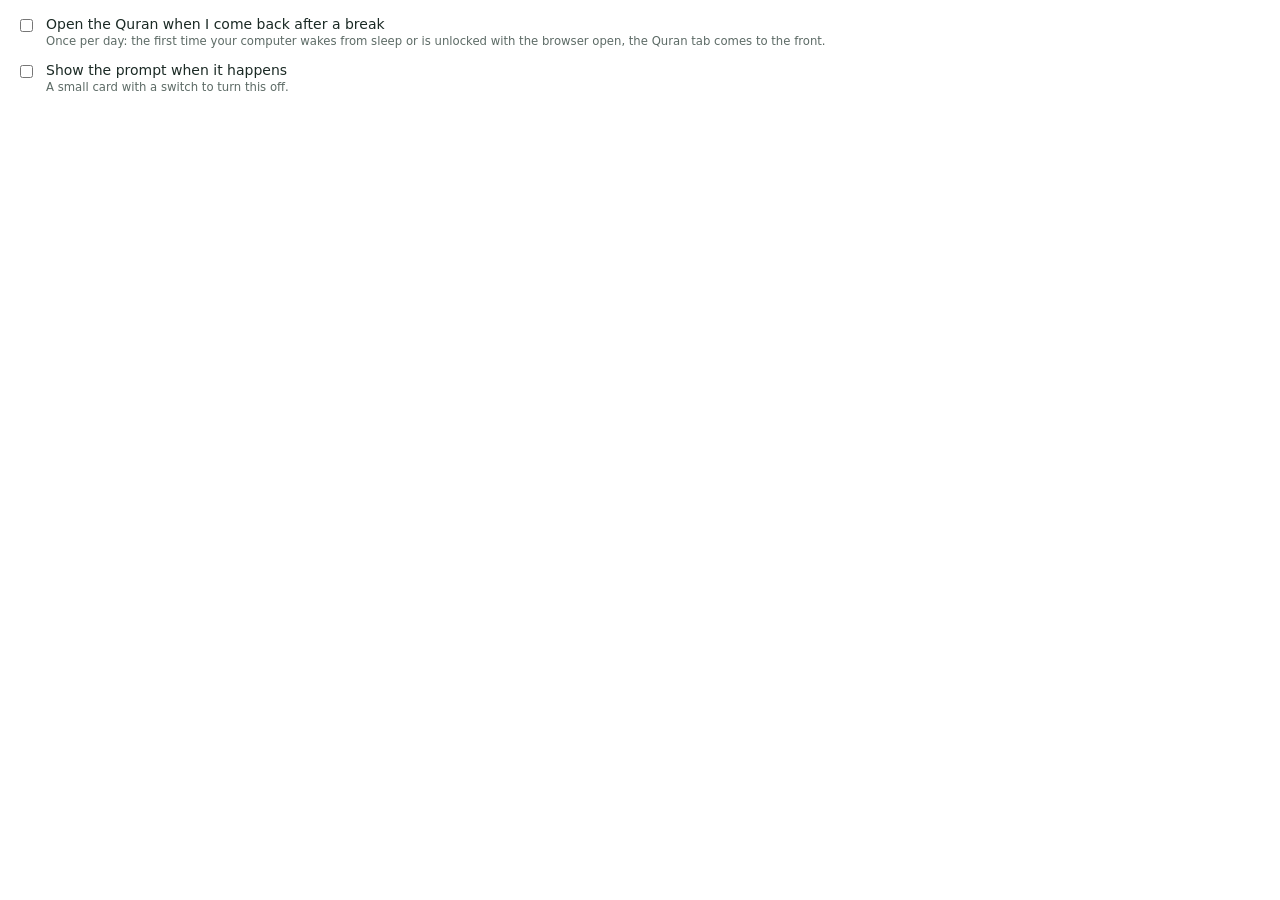
<file: options.html>
<!doctype html>
<html lang="en">
<head>
  <meta charset="utf-8">
  <title>Quran Continue options</title>
  <style>
    body { font: 14px system-ui, sans-serif; margin: 16px; min-width: 300px; color: #1b2a25; }
    label { display: flex; gap: 10px; align-items: flex-start; cursor: pointer; }
    input { margin-top: 3px; }
    small { color: #5d6b66; display: block; margin-top: 2px; }
    @media (prefers-color-scheme: dark) { body { background: #202124; color: #e8eaed; } small { color: #9aa0a6; } }
  </style>
</head>
<body>
  <label>
    <input type="checkbox" id="wake">
    <span>Open the Quran when I come back after a break
      <small>Once per day: the first time your computer wakes from sleep or is unlocked with the browser open, the Quran tab comes to the front.</small>
    </span>
  </label>
  <label style="margin-top:14px">
    <input type="checkbox" id="prompt">
    <span>Show the prompt when it happens
      <small>A small card with a switch to turn this off.</small>
    </span>
  </label>
  <script src="options.js"></script>
</body>
</html>
</file>
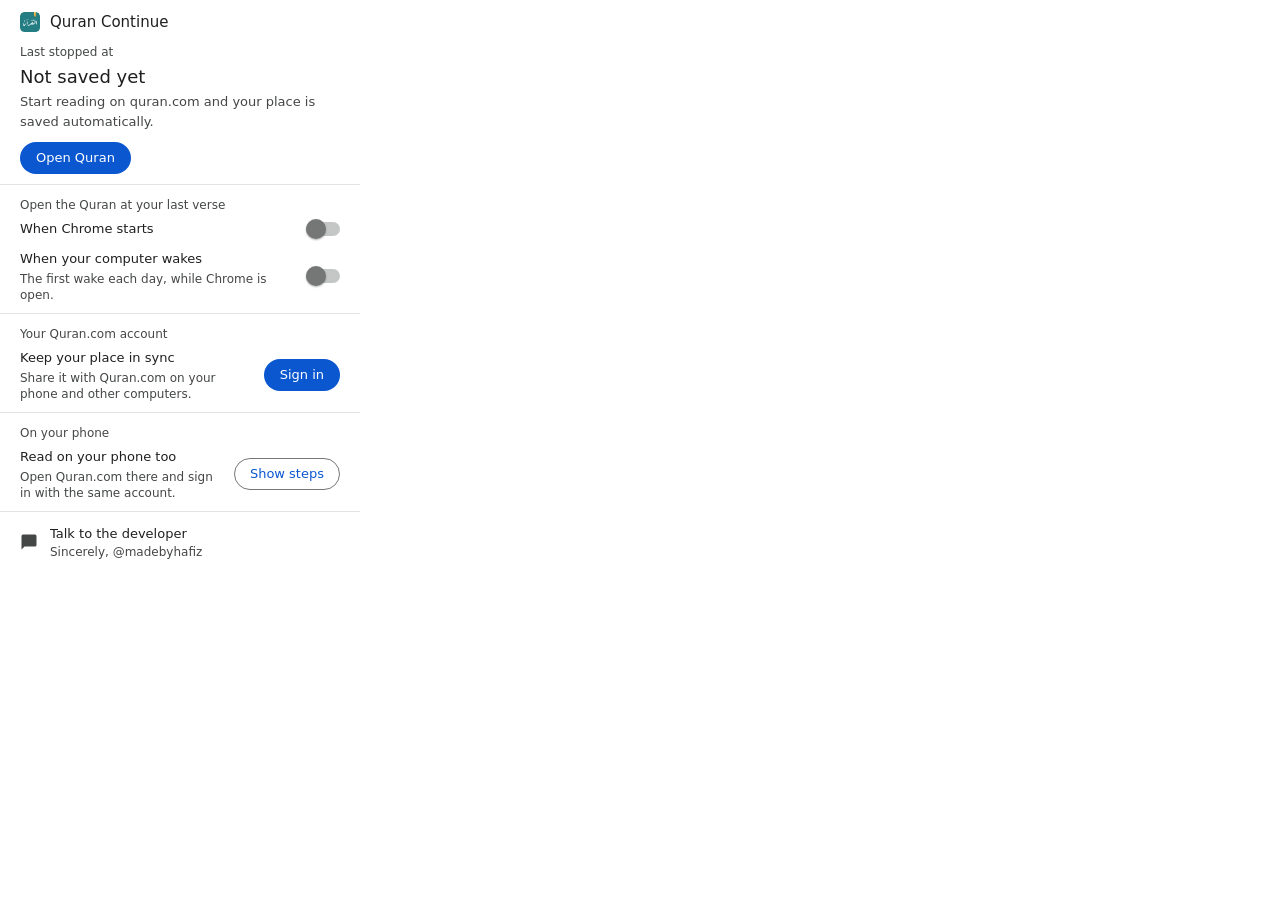
<file: popup.html>
<!doctype html>
<html lang="en">
<head>
  <meta charset="utf-8">
  <title>Quran Continue</title>
  <link rel="stylesheet" href="popup.css">
</head>
<body>
  <header>
    <img src="icons/icon32.png" alt="">
    <h1>Quran Continue</h1>
  </header>

  <section class="last">
    <div class="label">Last stopped at</div>
    <div class="verse" id="verse">Not saved yet</div>
    <div class="sub" id="verse-sub">Start reading on quran.com and your place is saved automatically.</div>
    <div class="actions"><button class="primary" id="open">Open Quran</button><button class="hint" id="shortcut" title="Change the shortcut"></button></div>
  </section>

  <hr>

  <section>
    <div class="label">Open the Quran at your last verse</div>
    <label class="row">
      <span>When Chrome starts</span>
      <span class="toggle"><input type="checkbox" id="startup"><span class="track"></span><span class="knob"></span></span>
    </label>
    <label class="row">
      <span>
        When your computer wakes
        <small>The first wake each day, while Chrome is open.</small>
      </span>
      <span class="toggle"><input type="checkbox" id="wake"><span class="track"></span><span class="knob"></span></span>
    </label>
  </section>

  <hr>

  <section id="account">
    <div class="label">Your Quran.com account</div>
    <div class="row" id="acct-off">
      <span>Keep your place in sync<small>Share it with Quran.com on your phone and other computers.</small></span>
      <button class="primary" id="signin">Sign in</button>
    </div>
    <div class="row" id="acct-on" hidden>
      <span>Signed in as <b id="acct-user"></b><small id="acct-sub"></small></span>
      <button class="secondary" id="signout">Sign out</button>
    </div>
    <details id="recent" hidden>
      <summary>Recent places on your account</summary>
      <ul id="recent-list"></ul>
    </details>
    <p class="msg" id="acct-msg" hidden></p>
  </section>

  <hr>

  <section id="phone">
    <div class="label">On your phone</div>
    <div class="row" id="phone-head">
      <span>Read on your phone too<small>Open Quran.com there and sign in with the same account.</small></span>
      <button class="secondary" id="phone-toggle" aria-expanded="false">Show steps</button>
    </div>
    <div id="phone-steps" hidden>
      <div class="qrrow">
        <canvas id="qr" width="104" height="104" aria-label="QR code for quran.com" role="img"></canvas>
        <ol class="steps">
          <li>Scan this code with your phone's camera. It opens quran.com at your last verse.</li>
          <li>Sign in with the same Quran.com account you use here.</li>
          <li>Install it. iPhone: Share, then Add to Home Screen. Android: menu, then Install app.</li>
        </ol>
      </div>
      <small class="note">Read from that app and your place follows you here, and the other way round.</small>
    </div>
  </section>

  <hr>

  <button class="item" id="dev">
    <svg viewBox="0 0 24 24" aria-hidden="true"><path d="M20 2H4a2 2 0 0 0-2 2v18l4-4h14a2 2 0 0 0 2-2V4a2 2 0 0 0-2-2z" fill="currentColor"/></svg>
    <span>Talk to the developer<small>Sincerely, @madebyhafiz</small></span>
  </button>
  <script src="surahs.js"></script>
  <script src="verse.js"></script>
  <script src="vendor/qrcode.js"></script>
  <script src="popup.js"></script>
</body>
</html>
</file>
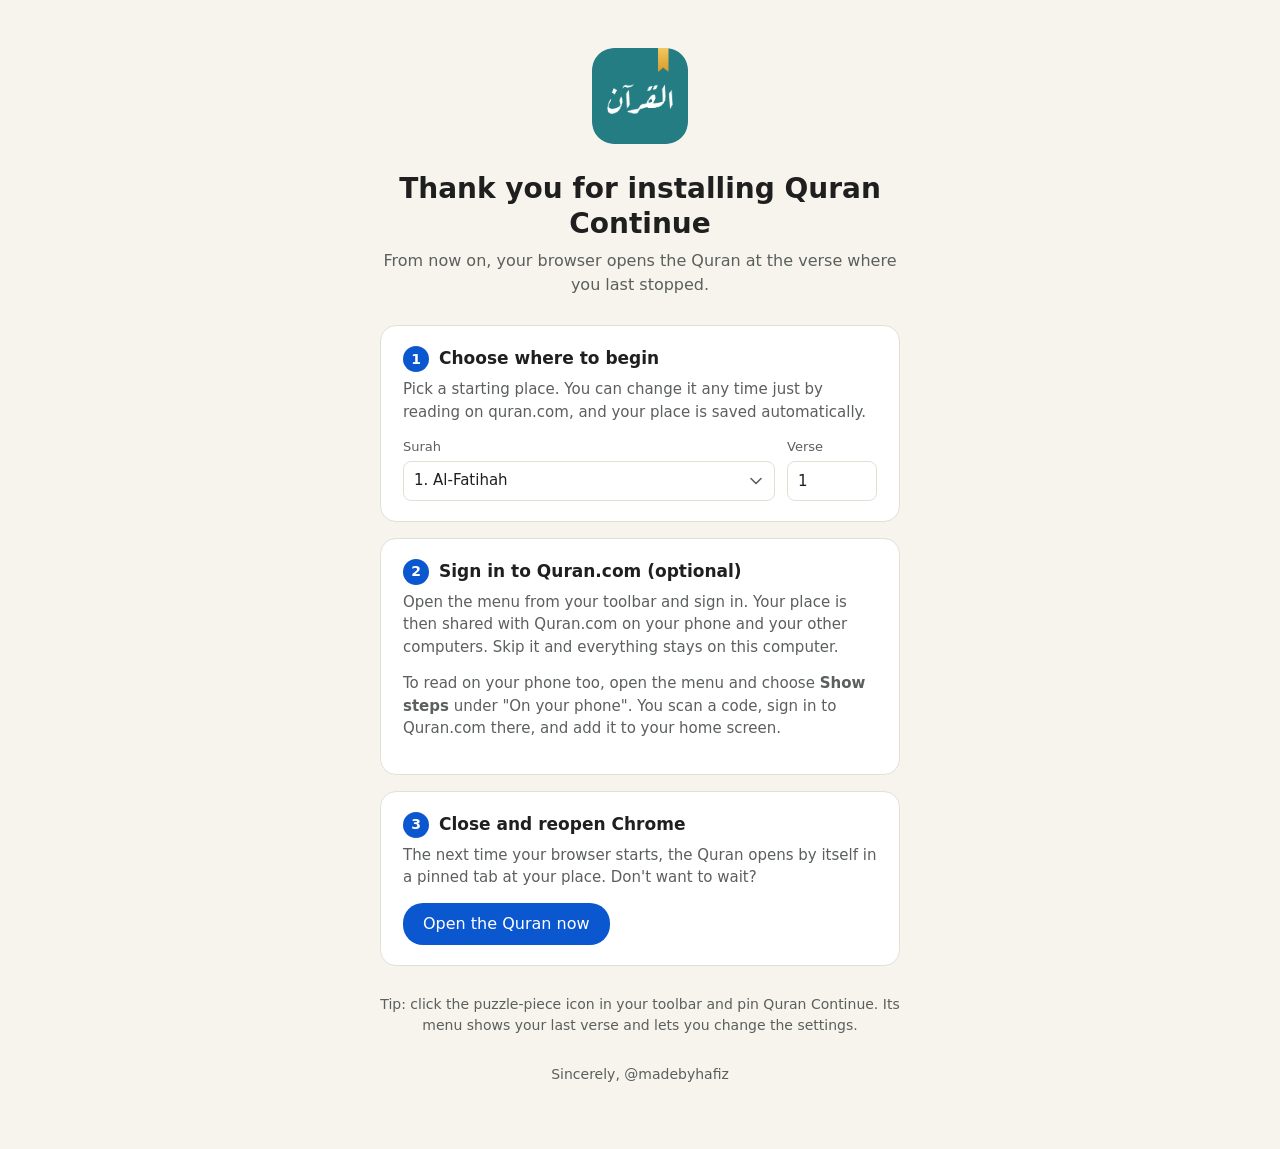
<file: welcome.html>
<!doctype html>
<html lang="en">
<head>
  <meta charset="utf-8">
  <meta name="viewport" content="width=device-width, initial-scale=1">
  <title>Welcome to Quran Continue</title>
  <link rel="stylesheet" href="welcome.css">
</head>
<body>
  <main>
    <img class="logo" src="icons/icon128.png" alt="Quran Continue" width="96" height="96">
    <h1>Thank you for installing Quran Continue</h1>
    <p class="lead">From now on, your browser opens the Quran at the verse where you last stopped.</p>

    <section class="card">
      <h2><span class="n">1</span> Choose where to begin</h2>
      <p>Pick a starting place. You can change it any time just by reading on quran.com, and your place is saved automatically.</p>
      <div class="pick">
        <label>Surah
          <select id="surah"></select>
        </label>
        <label>Verse
          <input id="verse" type="number" min="1" value="1" inputmode="numeric">
        </label>
      </div>
      <p class="saved" id="saved" hidden></p>
    </section>

    <section class="card">
      <h2><span class="n">2</span> Sign in to Quran.com (optional)</h2>
      <p>Open the menu from your toolbar and sign in. Your place is then shared with Quran.com on your phone and your other computers. Skip it and everything stays on this computer.</p>
      <p>To read on your phone too, open the menu and choose <b>Show steps</b> under "On your phone". You scan a code, sign in to Quran.com there, and add it to your home screen.</p>
    </section>

    <section class="card">
      <h2><span class="n">3</span> Close and reopen Chrome</h2>
      <p>The next time your browser starts, the Quran opens by itself in a pinned tab at your place. Don't want to wait?</p>
      <button class="primary" id="open">Open the Quran now</button>
    </section>

    <p class="tip">Tip: click the puzzle-piece icon in your toolbar and pin Quran Continue. Its menu shows your last verse and lets you change the settings.</p>
    <p class="signoff">Sincerely, @madebyhafiz</p>
  </main>
  <script src="surahs.js"></script>
  <script src="welcome.js"></script>
</body>
</html>
</file>
<file: popup.css>
:root { color-scheme: light dark; --bg:#fff; --fg:#1f1f1f; --muted:#444746; --line:#e3e3e3; --accent:#0b57d0; --accent-soft:#a8c7fa; --hover:rgba(0,0,0,.06);
        --track:#c4c7c5; --knob:#747775; --btn-bg:#0b57d0; --btn-fg:#fff; --outline:#747775; }
@media (prefers-color-scheme: dark) { :root { --bg:#2d2e30; --fg:#e3e3e3; --muted:#c4c7c5; --line:#444746; --accent:#a8c7fa; --accent-soft:#0842a0; --hover:rgba(255,255,255,.08);
        --track:#5f6368; --knob:#9aa0a6; --btn-bg:#a8c7fa; --btn-fg:#062e6f; --outline:#8e918f; } }
* { box-sizing: border-box; }
body { margin: 0; width: 360px; padding: 4px 0; background: var(--bg); color: var(--fg); font: 13px/20px system-ui, -apple-system, "Segoe UI", Roboto, sans-serif; }
header { display: flex; align-items: center; gap: 10px; padding: 8px 20px 6px; }
header img { width: 20px; height: 20px; border-radius: 4px; }
h1 { margin: 0; font-size: 15px; font-weight: 500; }
section { padding: 4px 20px; }
hr { border: 0; border-top: 1px solid var(--line); margin: 6px 0; }
.label { color: var(--muted); font-size: 12px; }
.verse { font-size: 18px; font-weight: 500; line-height: 26px; margin-top: 2px; }
.sub { color: var(--muted); margin-top: 2px; }
button { font: inherit; }
.actions { display: flex; align-items: center; gap: 8px; margin-top: 10px; }
.hint { border: 0; background: none; color: var(--muted); font-size: 12px; cursor: pointer; padding: 4px 6px; border-radius: 6px; }
.hint:hover { background: var(--hover); }
/* Chrome's own button styles: filled for the main action, outlined for the rest. */
.secondary { border: 1px solid var(--outline); border-radius: 16px; padding: 5px 15px; background: none; color: var(--accent); font-weight: 500; cursor: pointer; }
.secondary:hover { background: var(--hover); }
.secondary:disabled { opacity: .6; cursor: default; }
.primary, .secondary { white-space: nowrap; }
.primary { border: 0; border-radius: 16px; padding: 6px 16px; background: var(--btn-bg); color: var(--btn-fg); font-weight: 500; cursor: pointer; }
.primary:hover { filter: brightness(1.08); }
.row { display: flex; align-items: center; justify-content: space-between; gap: 16px; cursor: pointer; }
.row small { display: block; color: var(--muted); font-size: 12px; line-height: 16px; margin-top: 2px; }
section .row { margin-top: 4px; }
.toggle { position: relative; width: 34px; height: 20px; flex: none; }
.toggle input { position: absolute; inset: 0; width: 100%; height: 100%; margin: 0; opacity: 0; cursor: pointer; z-index: 1; }
.track { position: absolute; left: 0; right: 0; top: 3px; height: 14px; border-radius: 7px; background: var(--track); transition: background .15s; }
.knob { position: absolute; left: 0; top: 0; width: 20px; height: 20px; border-radius: 50%; background: var(--knob); box-shadow: 0 1px 2px rgba(0,0,0,.3); transition: transform .15s, background .15s; }
input:checked ~ .track { background: var(--accent-soft); }
input:checked ~ .knob { background: var(--accent); transform: translateX(14px); }
input:focus-visible ~ .knob { outline: 2px solid var(--accent); outline-offset: 2px; }
.item { display: flex; align-items: center; gap: 12px; width: 100%; border: 0; background: none; color: var(--fg); padding: 6px 20px; text-align: left; cursor: pointer; }
.item:hover { background: var(--hover); }
.item svg { width: 18px; height: 18px; color: var(--muted); }
.item small { display: block; color: var(--muted); font-size: 12px; line-height: 16px; }
.note { display: block; color: var(--muted); font-size: 12px; line-height: 16px; margin-top: 8px; }
.qrrow { display: flex; gap: 14px; align-items: flex-start; margin: 8px 0 2px; }
.qrrow #qr { width: 104px; height: 104px; flex: none; border-radius: 6px; border: 1px solid var(--line); background: #fff; }
.msg { margin: 8px 0 0; color: var(--muted); font-size: 12px; line-height: 16px; }
.primary:disabled { opacity: .6; cursor: default; }
[hidden] { display: none !important; } /* .qrrow and .actions set display, which would override it */
section .row + .row { margin-top: 10px; }
#acct-off, #acct-on { cursor: default; margin-top: 4px; }
#phone-head { cursor: default; margin-top: 4px; }
.steps { margin: 0; padding-left: 18px; color: var(--muted); }
.steps li { margin-bottom: 4px; }
.qrrow { margin-top: 10px; }
details { margin-top: 8px; color: var(--muted); font-size: 12px; }
summary { cursor: pointer; }
#recent-list { margin: 4px 0 0; padding-left: 18px; }
</file>
<file: welcome.css>
:root { color-scheme: light dark; --bg:#f6f4ec; --fg:#1f1f1f; --muted:#5b5f5d; --card:#fff; --line:#e3e0d3; --accent:#0b57d0; --btn-fg:#fff; }
@media (prefers-color-scheme: dark) { :root { --bg:#1b1c1d; --fg:#e8e8e8; --muted:#b4b8b6; --card:#2d2e30; --line:#444746; --accent:#a8c7fa; --btn-fg:#062e6f; } }
* { box-sizing: border-box; }
body { margin: 0; background: var(--bg); color: var(--fg); font: 16px/1.5 system-ui, -apple-system, "Segoe UI", Roboto, sans-serif; }
main { max-width: 560px; margin: 0 auto; padding: 48px 20px 64px; text-align: center; }
.logo { border-radius: 22px; }
h1 { font-size: 28px; line-height: 1.25; margin: 20px 0 8px; font-weight: 600; }
.lead { color: var(--muted); margin: 0 0 28px; }
.card { background: var(--card); border: 1px solid var(--line); border-radius: 16px; padding: 20px 22px; margin-top: 16px; text-align: left; }
h2 { font-size: 17px; margin: 0 0 6px; display: flex; align-items: center; gap: 10px; font-weight: 600; }
.n { display: inline-grid; place-items: center; width: 26px; height: 26px; border-radius: 50%; background: var(--accent); color: var(--btn-fg); font-size: 14px; }
.card p { margin: 0 0 14px; color: var(--muted); font-size: 15px; }
.pick { display: flex; gap: 12px; }
.pick label { display: flex; flex-direction: column; gap: 4px; font-size: 13px; color: var(--muted); }
.pick label:first-child { flex: 1; }
select, input { font: inherit; font-size: 15px; height: 40px; padding: 0 10px; border-radius: 8px; border: 1px solid var(--line); background-color: var(--card); color: var(--fg); }
/* Chrome's own select arrow hugs the edge and makes the box shorter than the verse box beside it,
   so draw the arrow ourselves at a matching height. */
select { appearance: none; padding-right: 34px; background-repeat: no-repeat; background-position: right 12px center; background-size: 12px;
         background-image: url("data:image/svg+xml,%3Csvg xmlns='http://www.w3.org/2000/svg' viewBox='0 0 12 8'%3E%3Cpath d='M1 1.5l5 5 5-5' fill='none' stroke='%235b5f5d' stroke-width='1.6' stroke-linecap='round' stroke-linejoin='round'/%3E%3C/svg%3E"); }
@media (prefers-color-scheme: dark) {
  select { background-image: url("data:image/svg+xml,%3Csvg xmlns='http://www.w3.org/2000/svg' viewBox='0 0 12 8'%3E%3Cpath d='M1 1.5l5 5 5-5' fill='none' stroke='%23b4b8b6' stroke-width='1.6' stroke-linecap='round' stroke-linejoin='round'/%3E%3C/svg%3E"); }
}
input { width: 90px; }
.saved { margin: 12px 0 0 !important; color: var(--accent) !important; font-weight: 500; }
.primary { border: 0; border-radius: 20px; padding: 9px 20px; background: var(--accent); color: var(--btn-fg); font: inherit; font-weight: 500; cursor: pointer; }
.primary:hover { filter: brightness(1.08); }
.tip { margin-top: 28px; color: var(--muted); font-size: 14px; }
.signoff { margin: 28px 0 0; color: var(--muted); font-size: 14px; }
</file>
